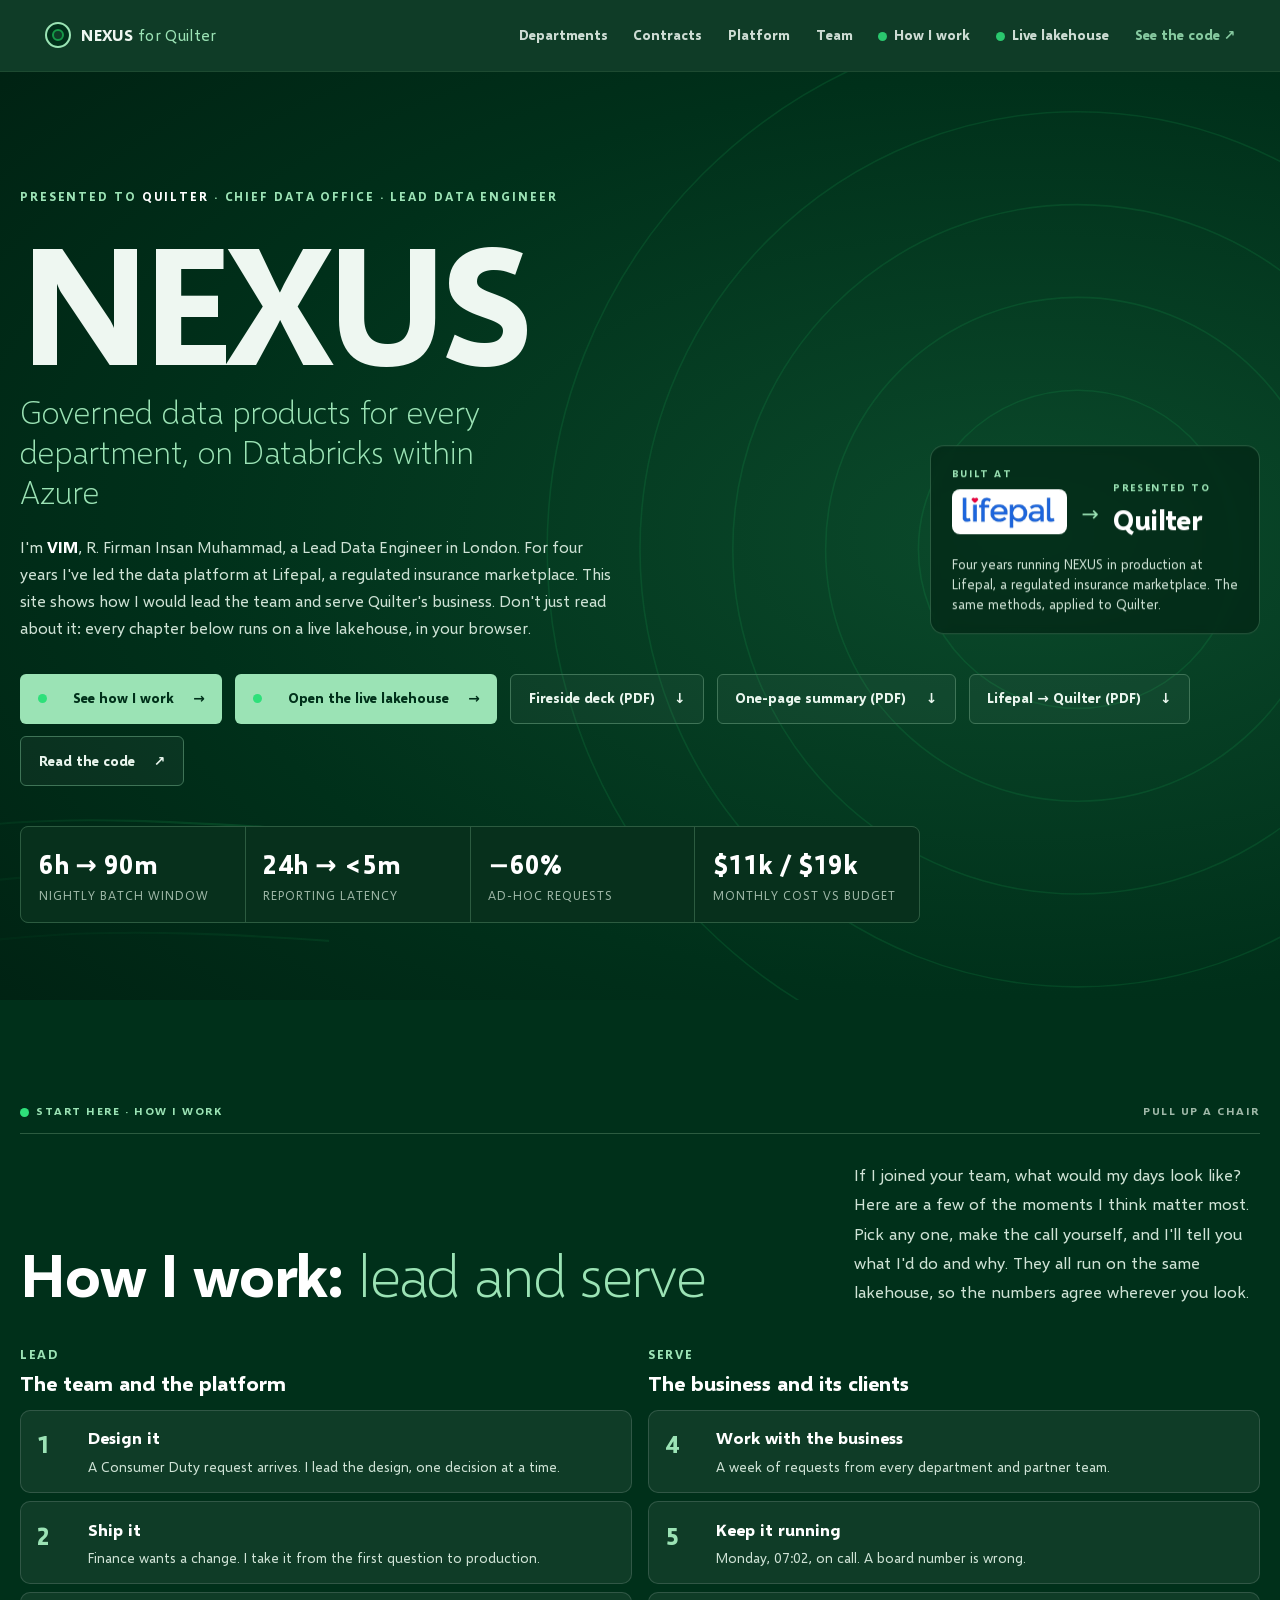
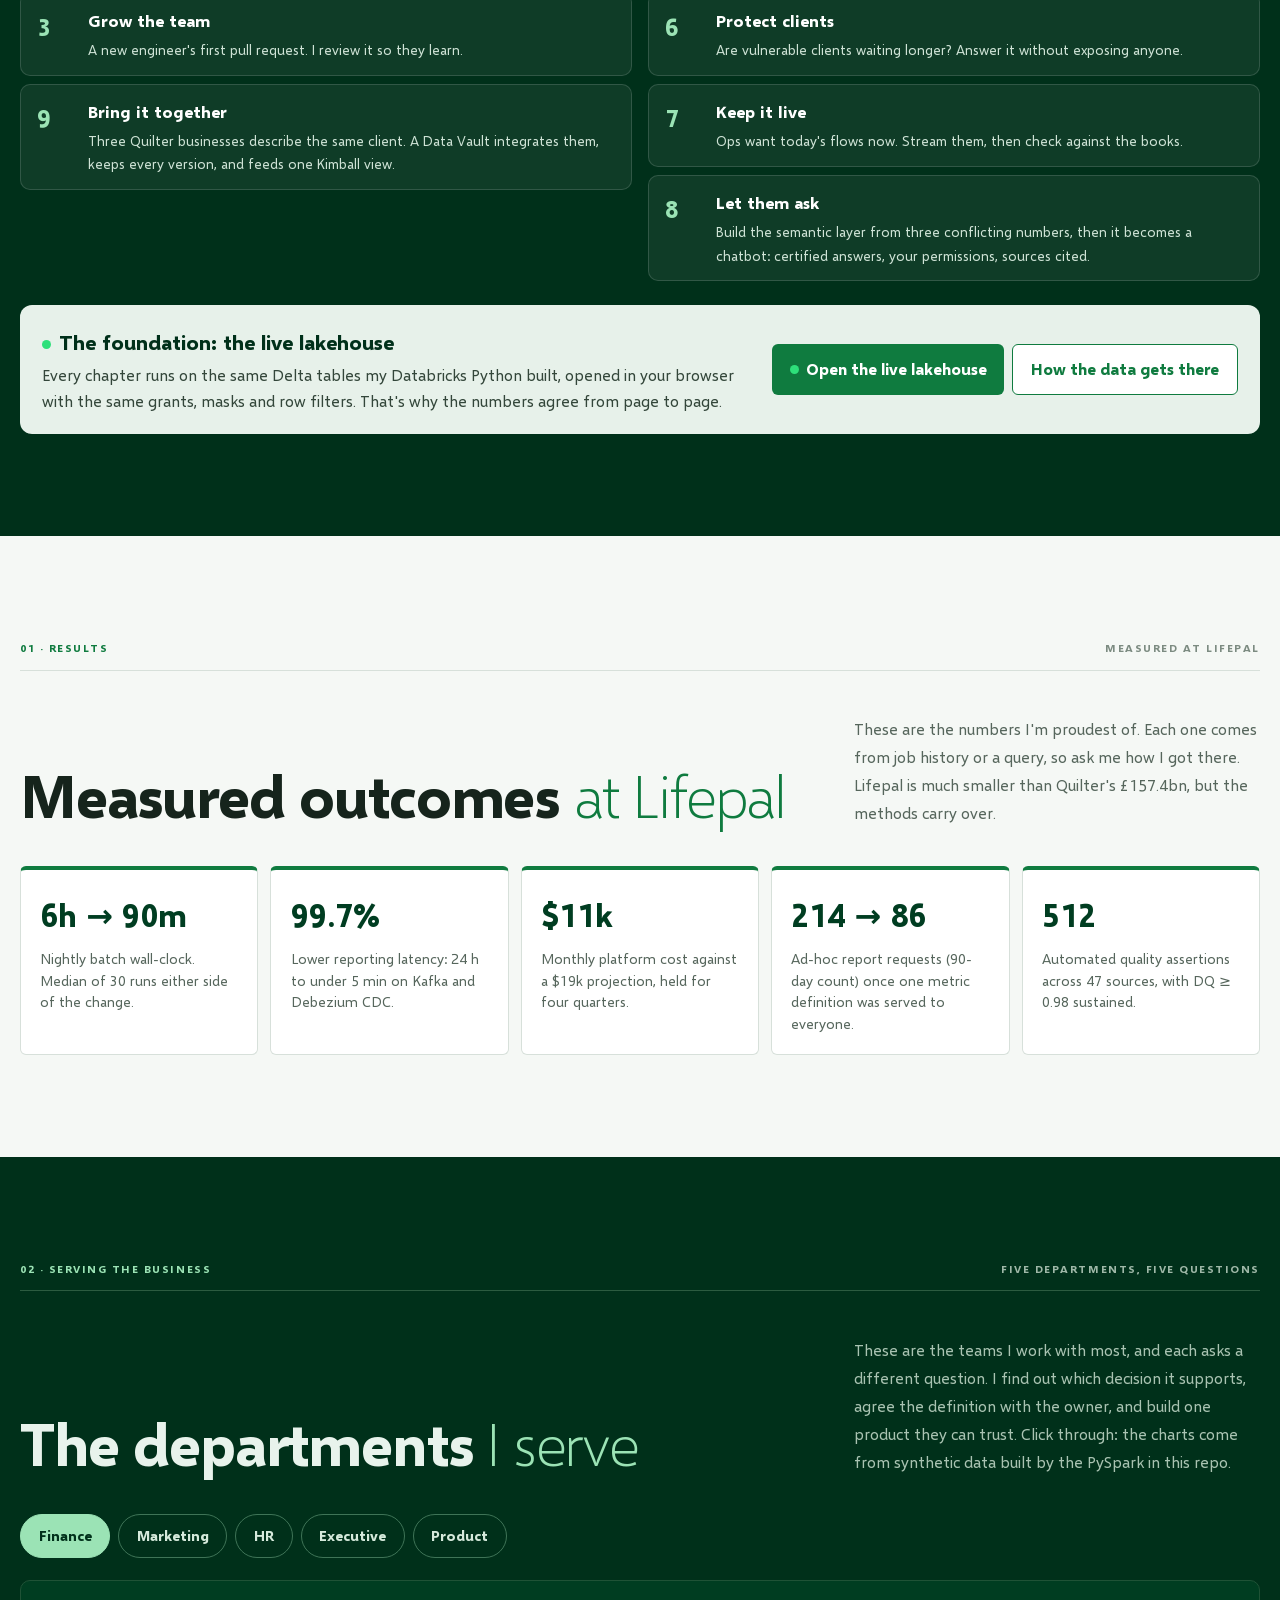
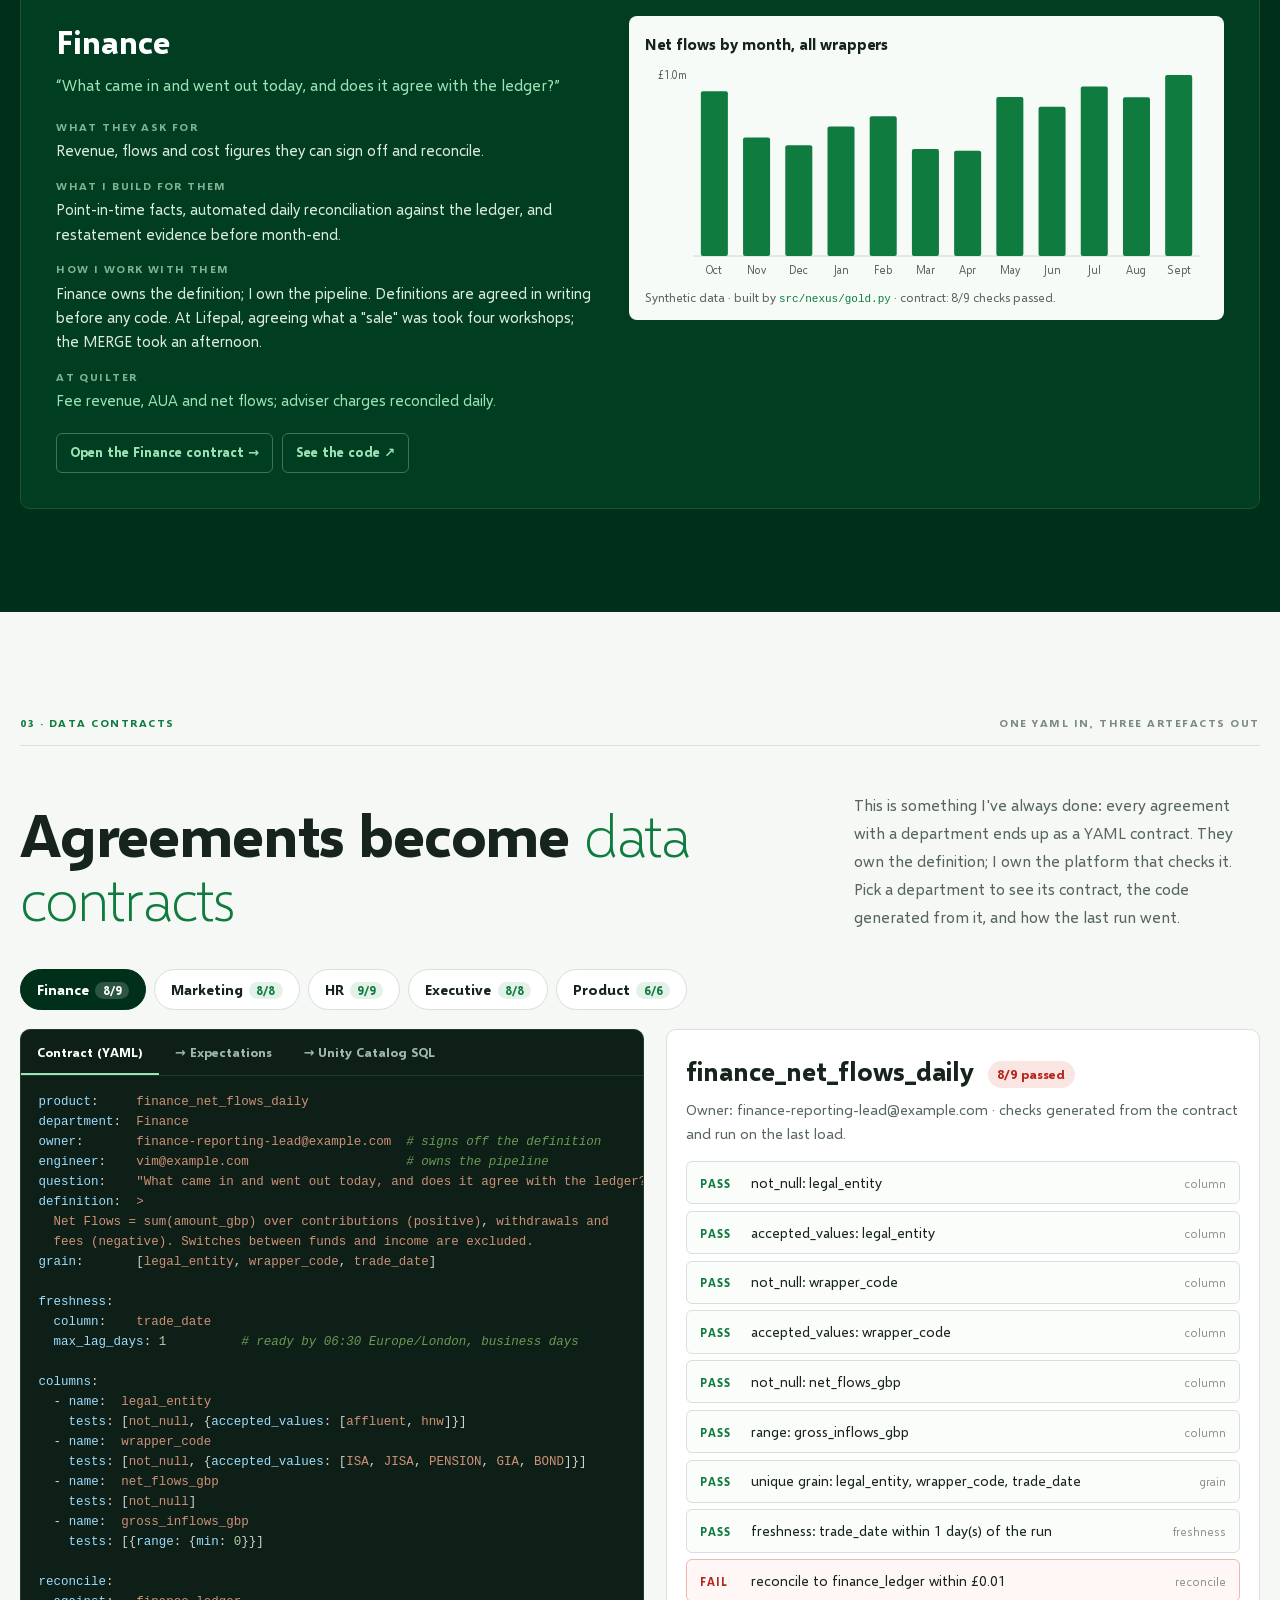
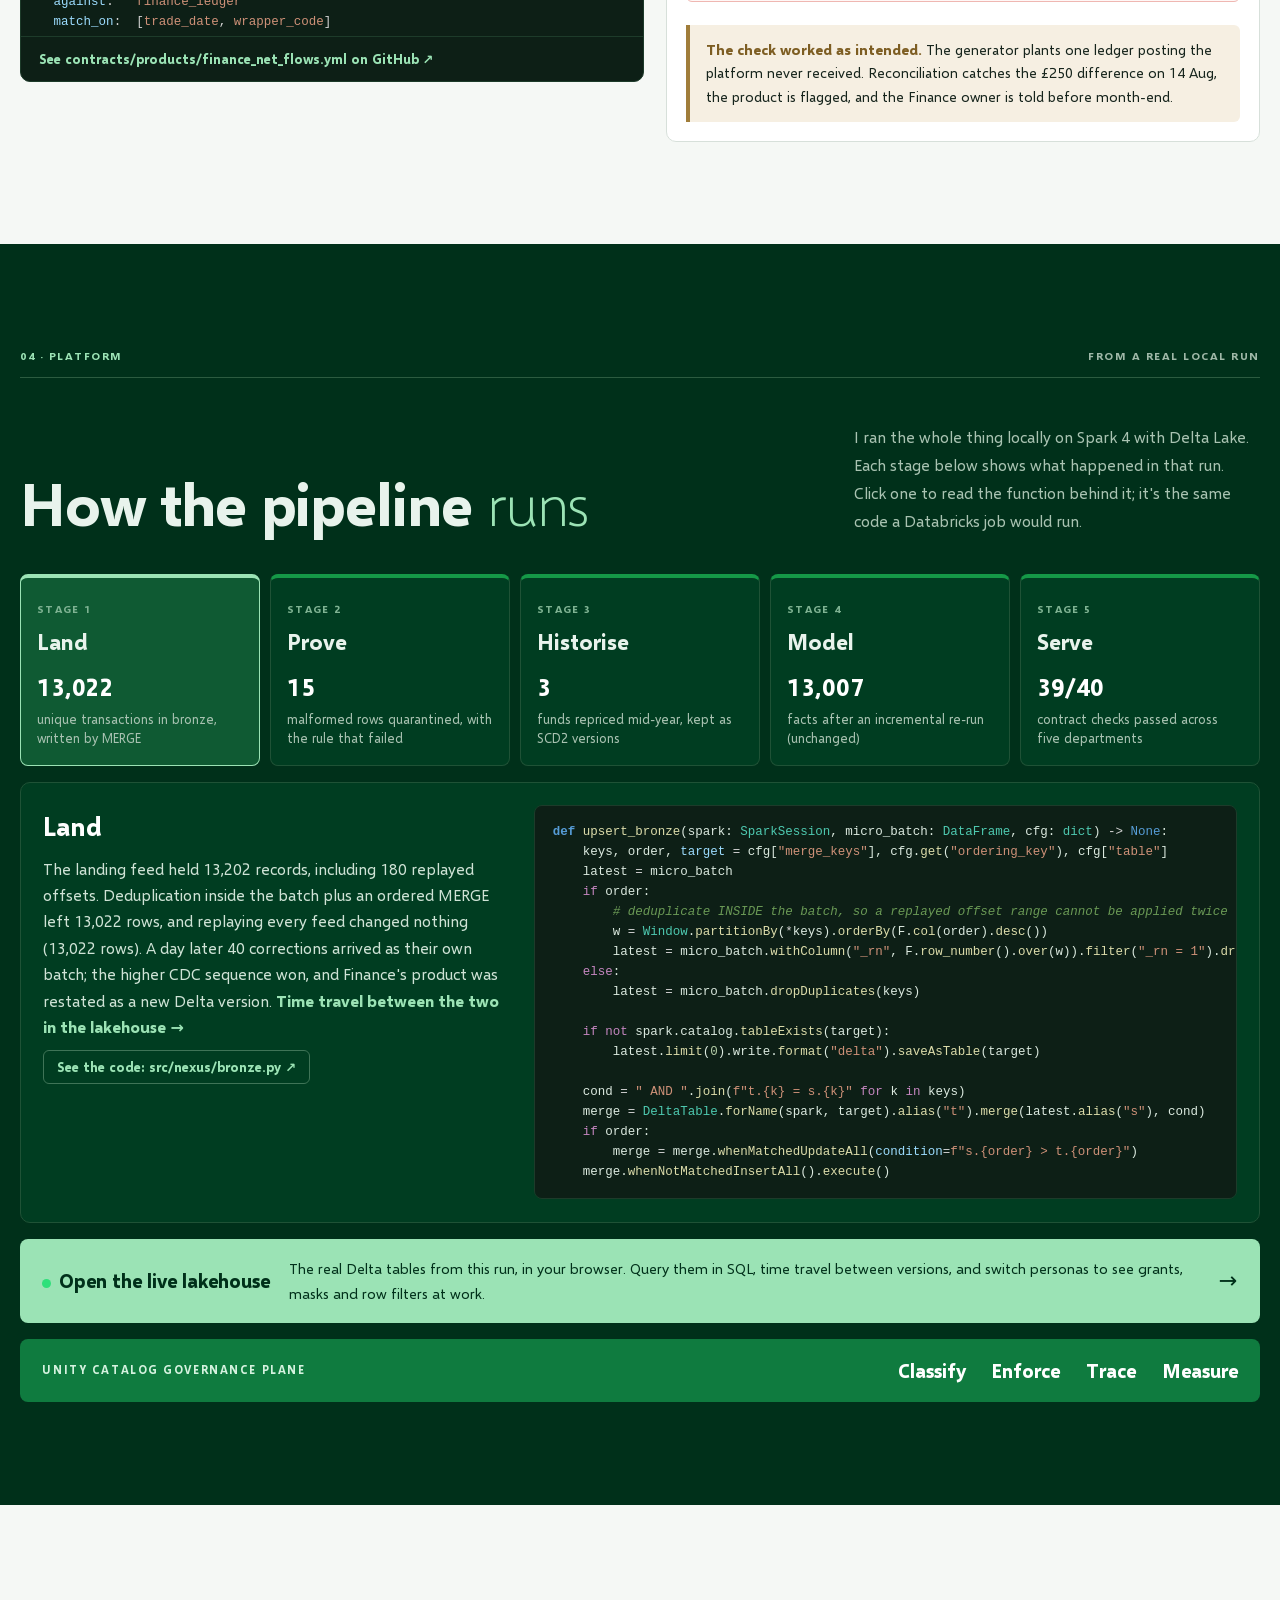
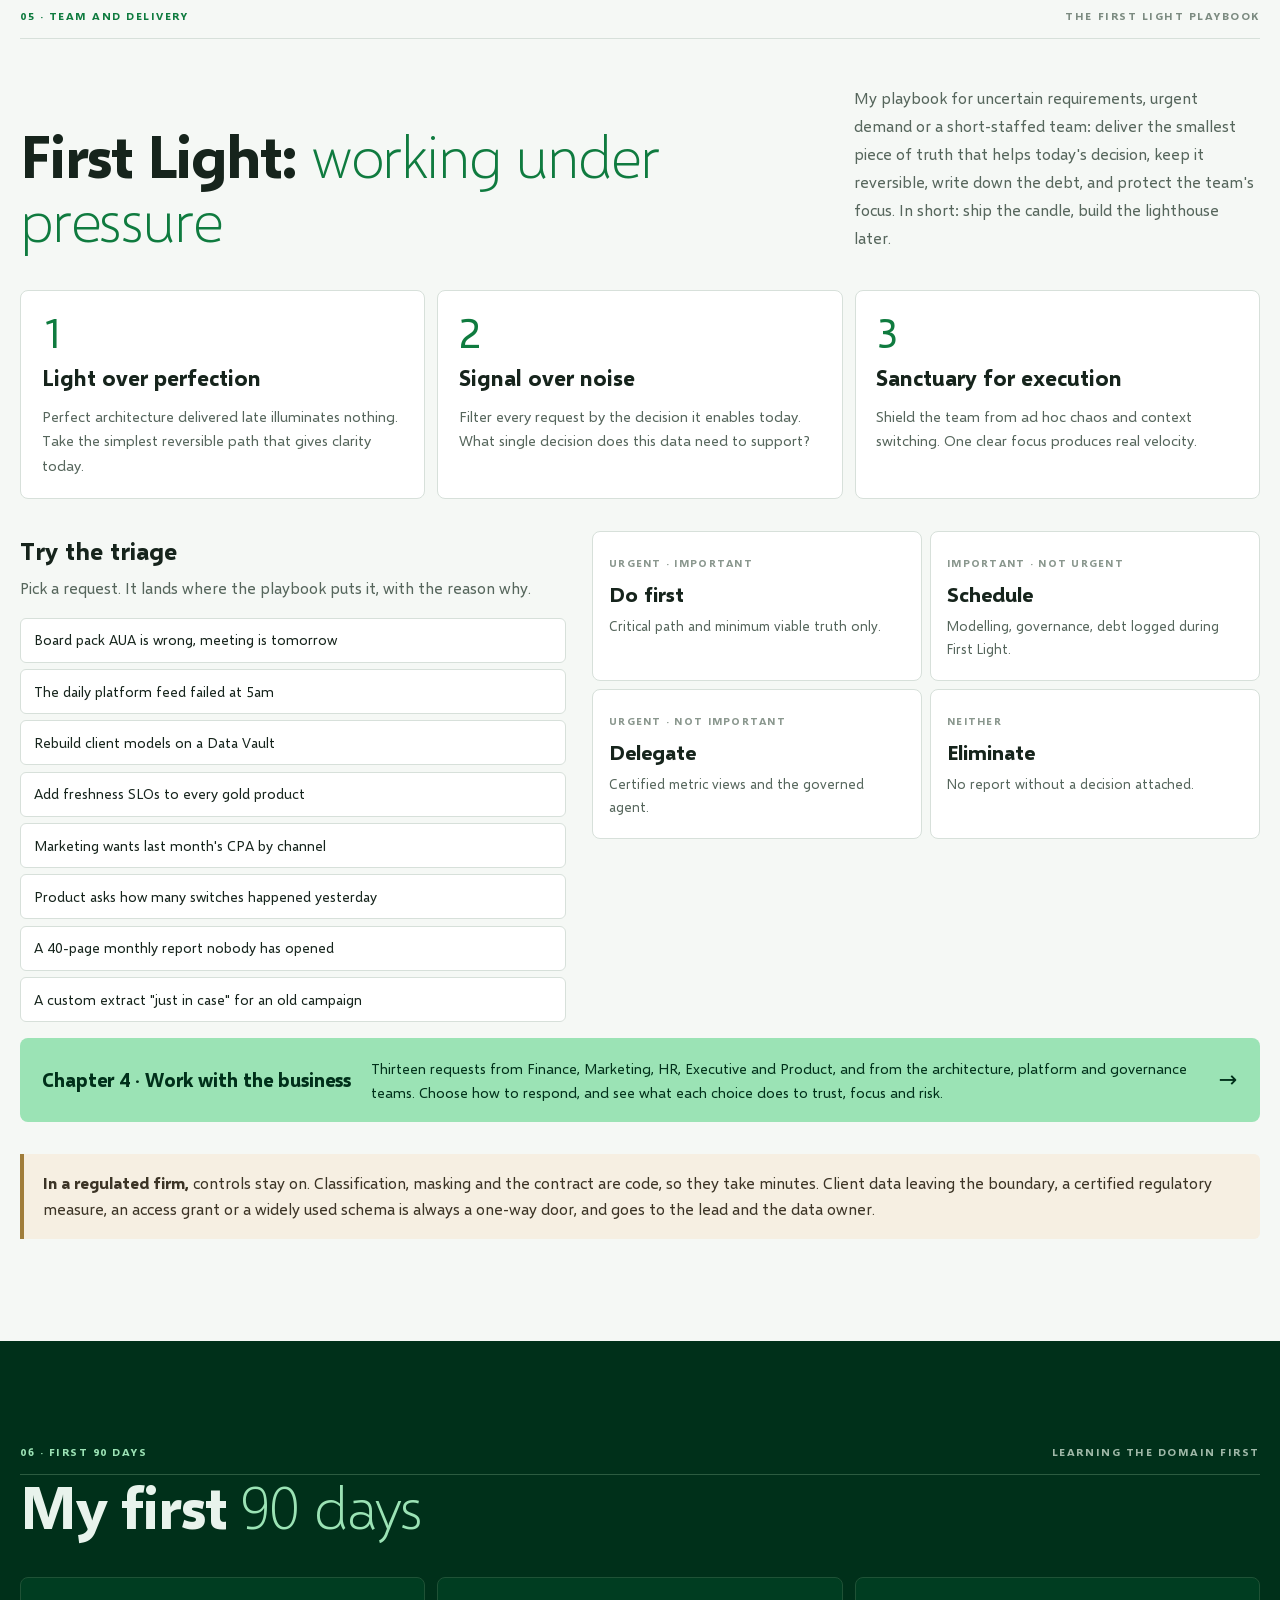
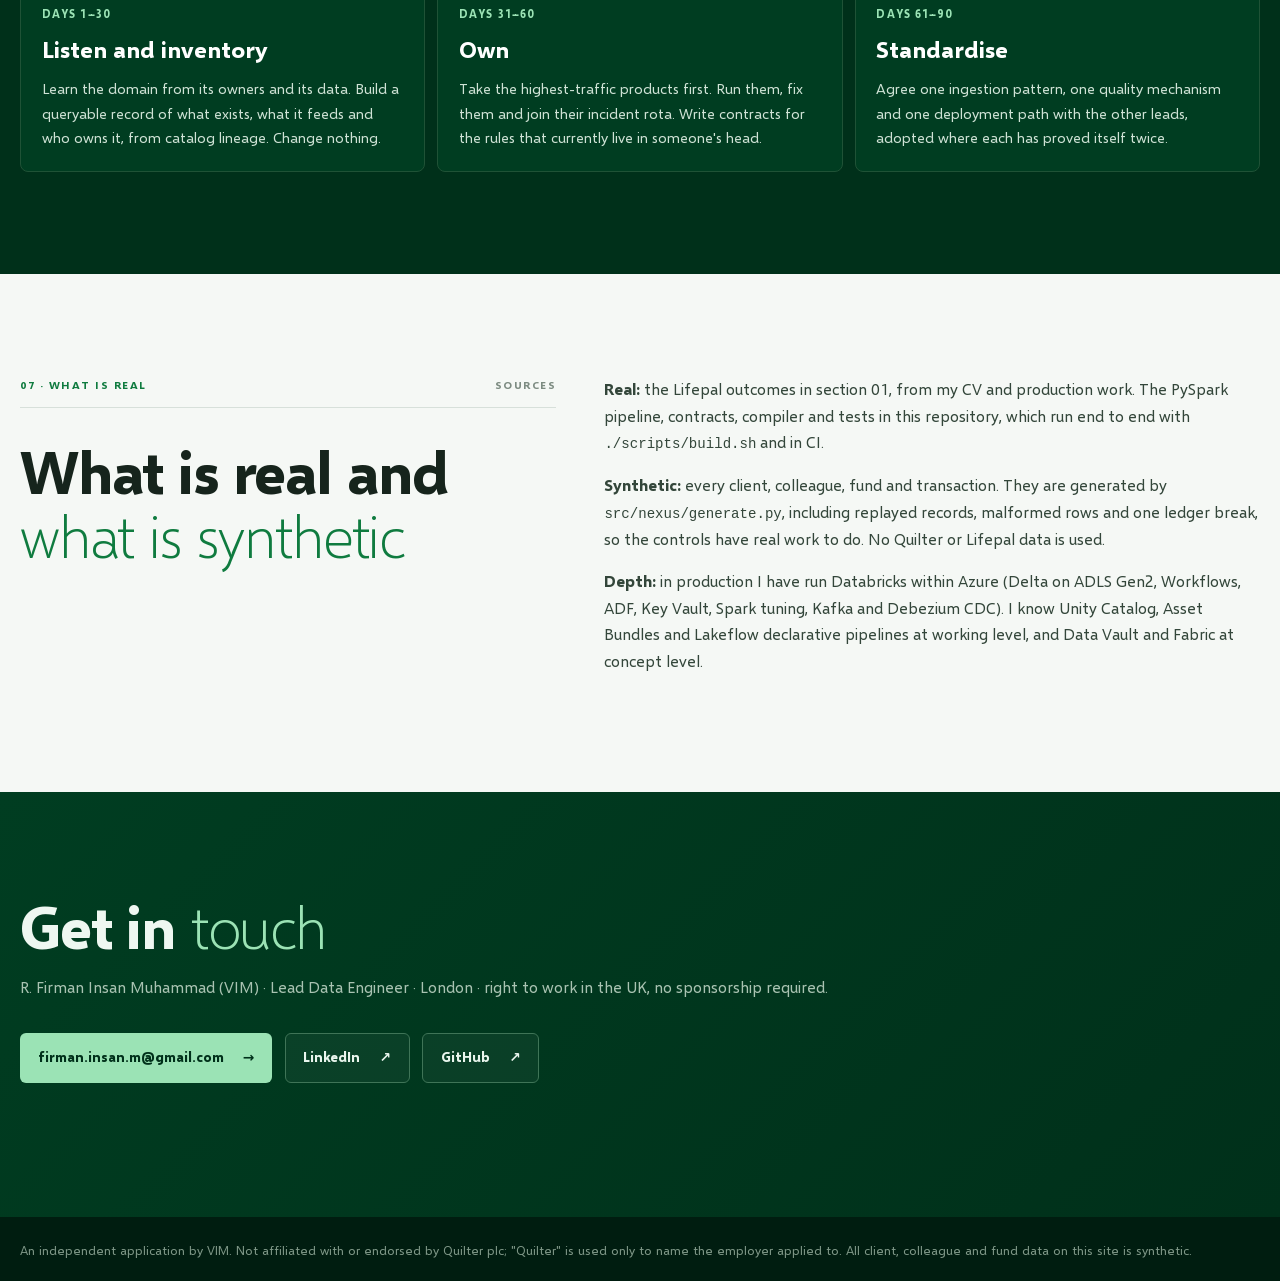
<file: index.html>
<!doctype html>
<html lang="en-GB">
<head>
<meta charset="utf-8">
<meta name="viewport" content="width=device-width, initial-scale=1">
<title>NEXUS for Quilter · VIM</title>
<meta name="description" content="An independent Lead Data Engineer portfolio by R. Firman Insan Muhammad (VIM): governed wealth data products on Databricks within Azure, data contracts per department, and the code that runs them.">
<link rel="icon" href="assets/favicon.svg" type="image/svg+xml">
<link rel="stylesheet" href="assets/site.css">
</head>
<body>
<a class="skip-link" href="#main">Skip to content</a>

<header class="site-header">
  <a class="brand" href="#top" aria-label="NEXUS for Quilter, back to top">
    <span class="brand-mark" aria-hidden="true"></span>
    <span><b>NEXUS</b> <span class="brand-for">for Quilter</span></span>
  </a>
  <nav aria-label="Primary">
    <a href="#departments">Departments</a>
    <a href="#contracts">Contracts</a>
    <a href="#platform">Platform</a>
    <a href="#team">Team</a>
    <a href="#how-i-work"><span class="live" aria-hidden="true"></span>How I work</a>
    <a href="lakehouse.html"><span class="live" aria-hidden="true"></span>Live lakehouse</a>
    <a href="https://github.com/rfim/nexus-quilter" class="nav-code">See the code ↗</a>
  </nav>
</header>

<main id="main">
<section class="hero" id="top" aria-labelledby="hero-title">
  <svg class="hero-art" viewBox="0 0 1200 700" preserveAspectRatio="xMidYMid slice" aria-hidden="true">
    <defs>
      <linearGradient id="g1" x1="0" x2="1"><stop offset="0" stop-color="#1fb25a" stop-opacity="0"/><stop offset=".5" stop-color="#1fb25a" stop-opacity=".9"/><stop offset="1" stop-color="#9be3b5" stop-opacity="0"/></linearGradient>
    </defs>
    <g class="rings">
      <circle cx="930" cy="360" r="120"/><circle cx="930" cy="360" r="190"/><circle cx="930" cy="360" r="260"/>
      <circle cx="930" cy="360" r="330"/><circle cx="930" cy="360" r="400"/>
    </g>
    <g class="flows" fill="none" stroke="url(#g1)">
      <path d="M-50 520 C 250 380, 520 640, 1250 300"/><path d="M-50 560 C 300 420, 560 680, 1250 360"/>
      <path d="M-50 600 C 340 470, 600 720, 1250 420"/>
    </g>
  </svg>
  <div class="shell hero-inner">
    <div class="hero-built" aria-label="Built at Lifepal, presented to Quilter">
      <div><small>Built at</small><span class="logo-tile"><img src="assets/lifepal.png" alt="Lifepal" width="140" height="50"></span></div>
      <i aria-hidden="true">→</i>
      <div><small>Presented to</small><b>Quilter</b></div>
      <p>Four years running NEXUS in production at Lifepal, a regulated insurance marketplace. The same methods, applied to Quilter.</p>
    </div>
    <p class="presented">Presented to <b>Quilter</b> · Chief Data Office · Lead Data Engineer</p>
    <h1 id="hero-title">NEXUS</h1>
    <p class="hero-sub">Governed data products for every department, on Databricks within Azure</p>
    <p class="hero-lede">I'm <b>VIM</b>, R. Firman Insan Muhammad, a Lead Data Engineer in London. For four years I've led the data platform at Lifepal, a regulated insurance marketplace. This site shows how I would lead the team and serve Quilter's business. Don't just read about it: every chapter below runs on a live lakehouse, in your browser.</p>
    <div class="hero-cta">
      <a class="button button-primary" href="#how-i-work"><span class="live" aria-hidden="true"></span>See how I work <span>→</span></a>
      <a class="button button-primary" href="lakehouse.html"><span class="live" aria-hidden="true"></span>Open the live lakehouse <span>→</span></a>
      <a class="button button-secondary" href="assets/Nexus_Quilter_VIM.pdf">Fireside deck (PDF) <span>↓</span></a>
      <a class="button button-secondary" href="assets/VIM_Quilter_one_page.pdf">One-page summary (PDF) <span>↓</span></a>
      <a class="button button-secondary" href="assets/VIM_Quilter_companion_note.pdf">Lifepal → Quilter (PDF) <span>↓</span></a>
      <a class="button button-secondary" href="https://github.com/rfim/nexus-quilter">Read the code <span>↗</span></a>
    </div>
    <dl class="hero-stats" aria-label="Measured outcomes at Lifepal">
      <div><dt>6h → 90m</dt><dd>nightly batch window</dd></div>
      <div><dt>24h → &lt;5m</dt><dd>reporting latency</dd></div>
      <div><dt>−60%</dt><dd>ad-hoc requests</dd></div>
      <div><dt>$11k / $19k</dt><dd>monthly cost vs budget</dd></div>
    </dl>
  </div>
</section>

<section id="how-i-work" class="hiw section-pad" aria-labelledby="hiw-title">
  <div class="shell">
    <div class="section-index section-index-light"><span><span class="live" aria-hidden="true"></span>Start here · How I work</span><span>Pull up a chair</span></div>
    <div class="split-heading">
      <h2 id="hiw-title">How I work: <em>lead and serve</em></h2>
      <p class="lede">If I joined your team, what would my days look like? Here are a few of the moments I think matter most. Pick any one, make the call yourself, and I'll tell you what I'd do and why. They all run on the same lakehouse, so the numbers agree wherever you look.</p>
    </div>
      <div class="hiw-grid">
        <div class="hiw-half"><h3>Lead<b>The team and the platform</b></h3>
          <a class="chapter" href="design.html"><i>1</i><b>Design it</b><span>A Consumer Duty request arrives. I lead the design, one decision at a time.</span></a>
          <a class="chapter" href="release.html"><i>2</i><b>Ship it</b><span>Finance wants a change. I take it from the first question to production.</span></a>
          <a class="chapter" href="review.html"><i>3</i><b>Grow the team</b><span>A new engineer's first pull request. I review it so they learn.</span></a>
          <a class="chapter" href="vault.html"><i>9</i><b>Bring it together</b><span>Three Quilter businesses describe the same client. A Data Vault integrates them, keeps every version, and feeds one Kimball view.</span></a>
        </div>
        <div class="hiw-half"><h3>Serve<b>The business and its clients</b></h3>
          <a class="chapter" href="simulate.html#people"><i>4</i><b>Work with the business</b><span>A week of requests from every department and partner team.</span></a>
          <a class="chapter" href="oncall.html"><i>5</i><b>Keep it running</b><span>Monday, 07:02, on call. A board number is wrong.</span></a>
          <a class="chapter" href="duty.html"><i>6</i><b>Protect clients</b><span>Are vulnerable clients waiting longer? Answer it without exposing anyone.</span></a>
          <a class="chapter" href="streaming.html"><i>7</i><b>Keep it live</b><span>Ops want today's flows now. Stream them, then check against the books.</span></a>
          <a class="chapter" href="ask.html"><i>8</i><b>Let them ask</b><span>Build the semantic layer from three conflicting numbers, then it becomes a chatbot: certified answers, your permissions, sources cited.</span></a>
        </div>
      </div>
      <div class="foundation">
        <div><b><span class="live" aria-hidden="true"></span>The foundation: the live lakehouse</b><p>Every chapter runs on the same Delta tables my Databricks Python built, opened in your browser with the same grants, masks and row filters. That's why the numbers agree from page to page.</p></div>
        <div class="btns"><a href="lakehouse.html"><span class="live" aria-hidden="true"></span>Open the live lakehouse</a><a class="ghost" href="simulate.html">How the data gets there</a></div>
      </div>
  </div>
</section>

<section id="results" class="section-pad" aria-labelledby="results-title">
  <div class="shell">
    <div class="section-index"><span>01 · Results</span><span>Measured at Lifepal</span></div>
    <div class="split-heading">
      <h2 id="results-title">Measured outcomes <em>at Lifepal</em></h2>
      <p>These are the numbers I'm proudest of. Each one comes from job history or a query, so ask me how I got there. Lifepal is much smaller than Quilter's £157.4bn, but the methods carry over.</p>
    </div>
    <div class="kpis">
      <article><b>6h → 90m</b><p>Nightly batch wall-clock. Median of 30 runs either side of the change.</p></article>
      <article><b>99.7%</b><p>Lower reporting latency: 24 h to under 5 min on Kafka and Debezium CDC.</p></article>
      <article><b>$11k</b><p>Monthly platform cost against a $19k projection, held for four quarters.</p></article>
      <article><b>214 → 86</b><p>Ad-hoc report requests (90-day count) once one metric definition was served to everyone.</p></article>
      <article><b>512</b><p>Automated quality assertions across 47 sources, with DQ ≥ 0.98 sustained.</p></article>
    </div>
  </div>
</section>

<section id="departments" class="departments section-pad" aria-labelledby="dept-title">
  <div class="shell">
    <div class="section-index section-index-light"><span>02 · Serving the business</span><span>Five departments, five questions</span></div>
    <div class="split-heading">
      <h2 id="dept-title">The departments <em>I serve</em></h2>
      <p>These are the teams I work with most, and each asks a different question. I find out which decision it supports, agree the definition with the owner, and build one product they can trust. Click through: the charts come from synthetic data built by the PySpark in this repo.</p>
    </div>
    <div class="tabs" role="tablist" aria-label="Departments" id="dept-tabs"></div>
    <div class="dept-panel" id="dept-panel" role="tabpanel"></div>
  </div>
</section>

<section id="contracts" class="section-pad" aria-labelledby="contracts-title">
  <div class="shell">
    <div class="section-index"><span>03 · Data contracts</span><span>One YAML in, three artefacts out</span></div>
    <div class="split-heading">
      <h2 id="contracts-title">Agreements become <em>data contracts</em></h2>
      <p>This is something I've always done: every agreement with a department ends up as a YAML contract. They own the definition; I own the platform that checks it. Pick a department to see its contract, the code generated from it, and how the last run went.</p>
    </div>
    <div class="chips" id="contract-chips" role="tablist" aria-label="Contracts"></div>
    <div class="contract-grid">
      <div class="contract-code">
        <div class="code-tabs" role="tablist" aria-label="Contract artefacts">
          <button role="tab" aria-selected="true" data-view="yaml">Contract (YAML)</button>
          <button role="tab" aria-selected="false" data-view="expectations">→ Expectations</button>
          <button role="tab" aria-selected="false" data-view="governance">→ Unity Catalog SQL</button>
        </div>
        <pre class="code" id="contract-code" tabindex="0"></pre>
        <a class="code-link" id="contract-link" href="#">See the file on GitHub ↗</a>
      </div>
      <div class="contract-results">
        <div class="result-head" id="result-head"></div>
        <ol class="checks" id="checks"></ol>
      </div>
    </div>
  </div>
</section>

<section id="platform" class="platform section-pad" aria-labelledby="platform-title">
  <div class="shell">
    <div class="section-index section-index-light"><span>04 · Platform</span><span>From a real local run</span></div>
    <div class="split-heading">
      <h2 id="platform-title">How the pipeline <em>runs</em></h2>
      <p>I ran the whole thing locally on Spark 4 with Delta Lake. Each stage below shows what happened in that run. Click one to read the function behind it; it's the same code a Databricks job would run.</p>
    </div>
    <ol class="stages" id="stages"></ol>
    <div class="stage-detail" id="stage-detail"></div>
    <a class="lakehouse-cta" href="lakehouse.html"><b><span class="live" aria-hidden="true"></span>Open the live lakehouse</b><span>The real Delta tables from this run, in your browser. Query them in SQL, time travel between versions, and switch personas to see grants, masks and row filters at work.</span><i>→</i></a>
    <div class="plane">
      <span>Unity Catalog governance plane</span>
      <b>Classify</b><b>Enforce</b><b>Trace</b><b>Measure</b>
    </div>
  </div>
</section>

<section id="team" class="section-pad" aria-labelledby="team-title">
  <div class="shell">
    <div class="section-index"><span>05 · Team and delivery</span><span>The First Light playbook</span></div>
    <div class="split-heading">
      <h2 id="team-title">First Light: <em>working under pressure</em></h2>
      <p>My playbook for uncertain requirements, urgent demand or a short-staffed team: deliver the smallest piece of truth that helps today's decision, keep it reversible, write down the debt, and protect the team's focus. In short: ship the candle, build the lighthouse later.</p>
    </div>
    <div class="beliefs">
      <article><span>1</span><h3>Light over perfection</h3><p>Perfect architecture delivered late illuminates nothing. Take the simplest reversible path that gives clarity today.</p></article>
      <article><span>2</span><h3>Signal over noise</h3><p>Filter every request by the decision it enables today. What single decision does this data need to support?</p></article>
      <article><span>3</span><h3>Sanctuary for execution</h3><p>Shield the team from ad hoc chaos and context switching. One clear focus produces real velocity.</p></article>
    </div>
    <div class="triage">
      <div class="triage-intro">
        <h3>Try the triage</h3>
        <p>Pick a request. It lands where the playbook puts it, with the reason why.</p>
        <ul class="requests" id="requests"></ul>
      </div>
      <div class="matrix" id="matrix" aria-live="polite">
        <div class="q" data-q="do"><small>Urgent · important</small><b>Do first</b><p>Critical path and minimum viable truth only.</p></div>
        <div class="q" data-q="schedule"><small>Important · not urgent</small><b>Schedule</b><p>Modelling, governance, debt logged during First Light.</p></div>
        <div class="q" data-q="delegate"><small>Urgent · not important</small><b>Delegate</b><p>Certified metric views and the governed agent.</p></div>
        <div class="q" data-q="eliminate"><small>Neither</small><b>Eliminate</b><p>No report without a decision attached.</p></div>
      </div>
    </div>
    <a class="lakehouse-cta" href="simulate.html#people"><b>Chapter 4 · Work with the business</b><span>Thirteen requests from Finance, Marketing, HR, Executive and Product, and from the architecture, platform and governance teams. Choose how to respond, and see what each choice does to trust, focus and risk.</span><i>→</i></a>
    <p class="regulated"><b>In a regulated firm,</b> controls stay on. Classification, masking and the contract are code, so they take minutes. Client data leaving the boundary, a certified regulatory measure, an access grant or a widely used schema is always a one-way door, and goes to the lead and the data owner.</p>
  </div>
</section>

<section id="ninety" class="ninety section-pad" aria-labelledby="ninety-title">
  <div class="shell">
    <div class="section-index section-index-light"><span>06 · First 90 days</span><span>Learning the domain first</span></div>
    <h2 id="ninety-title">My first <em>90 days</em></h2>
    <div class="phases">
      <article><small>Days 1–30</small><h3>Listen and inventory</h3><p>Learn the domain from its owners and its data. Build a queryable record of what exists, what it feeds and who owns it, from catalog lineage. Change nothing.</p></article>
      <article><small>Days 31–60</small><h3>Own</h3><p>Take the highest-traffic products first. Run them, fix them and join their incident rota. Write contracts for the rules that currently live in someone's head.</p></article>
      <article><small>Days 61–90</small><h3>Standardise</h3><p>Agree one ingestion pattern, one quality mechanism and one deployment path with the other leads, adopted where each has proved itself twice.</p></article>
    </div>
  </div>
</section>

<section id="honest" class="section-pad" aria-labelledby="honest-title">
  <div class="shell honest-grid">
    <div>
      <div class="section-index"><span>07 · What is real</span><span>Sources</span></div>
      <h2 id="honest-title">What is real and <em>what is synthetic</em></h2>
    </div>
    <div class="honest">
      <p><b>Real:</b> the Lifepal outcomes in section 01, from my CV and production work. The PySpark pipeline, contracts, compiler and tests in this repository, which run end to end with <code>./scripts/build.sh</code> and in CI.</p>
      <p><b>Synthetic:</b> every client, colleague, fund and transaction. They are generated by <code>src/nexus/generate.py</code>, including replayed records, malformed rows and one ledger break, so the controls have real work to do. No Quilter or Lifepal data is used.</p>
      <p><b>Depth:</b> in production I have run Databricks within Azure (Delta on ADLS Gen2, Workflows, ADF, Key Vault, Spark tuning, Kafka and Debezium CDC). I know Unity Catalog, Asset Bundles and Lakeflow declarative pipelines at working level, and Data Vault and Fabric at concept level.</p>
    </div>
  </div>
</section>

<section id="contact" class="contact section-pad" aria-labelledby="contact-title">
  <div class="shell">
    <h2 id="contact-title">Get in <em>touch</em></h2>
    <p>R. Firman Insan Muhammad (VIM) · Lead Data Engineer · London · right to work in the UK, no sponsorship required.</p>
    <div class="hero-cta">
      <a class="button button-primary" href="mailto:firman.insan.m@gmail.com">firman.insan.m@gmail.com <span>→</span></a>
      <a class="button button-secondary" href="https://www.linkedin.com/in/firmaninsan">LinkedIn <span>↗</span></a>
      <a class="button button-secondary" href="https://github.com/rfim">GitHub <span>↗</span></a>
    </div>
  </div>
</section>
</main>

<footer class="site-footer">
  <div class="shell">
    <p>An independent application by VIM. Not affiliated with or endorsed by Quilter plc; "Quilter" is used only to name the employer applied to. All client, colleague and fund data on this site is synthetic.</p>
  </div>
</footer>

<div class="dialog" id="dialog" hidden>
  <div class="dialog-box" role="dialog" aria-modal="true" aria-labelledby="dialog-title">
    <div class="dialog-head"><h3 id="dialog-title"></h3><button type="button" id="dialog-close" aria-label="Close">×</button></div>
    <pre class="code" id="dialog-code" tabindex="0"></pre>
  </div>
</div>

<script src="assets/hl.js"></script>
<script src="assets/site.js" defer></script>
</body>
</html>
</file>
<file: assets/site.css>
/* Segoe UI where installed (Windows, Xbox); Selawik, Microsoft's open-source metric match, everywhere else */
@font-face{font-family:Selawik;src:url(fonts/Selawik-Light.woff2) format("woff2");font-weight:300;font-display:swap}
@font-face{font-family:Selawik;src:url(fonts/Selawik-Regular.woff2) format("woff2");font-weight:400;font-display:swap}
@font-face{font-family:Selawik;src:url(fonts/Selawik-Bold.woff2) format("woff2");font-weight:600 800;font-display:swap}
:root{
  --forest:#00301a;--forest2:#003d21;--forest3:#0b4a2b;--green:#0f7b3f;--green2:#159847;--mint:#9be3b5;
  --ink:#16241c;--muted:#56665c;--line:#d7e0da;--paper:#f5f8f5;--white:#fff;--amber:#a07d3a;--amber-bg:#f6efe2;
  --red:#b3261e;--width:1240px;
  --font-ui:"Segoe UI Variable Text","Segoe UI",Selawik,system-ui,sans-serif;
  --font-serif:"Segoe UI Variable Display","Segoe UI",Selawik,system-ui,sans-serif;
  --font-mono:"Cascadia Code","Cascadia Mono",Consolas,ui-monospace,Menlo,monospace;
}
*{box-sizing:border-box}
html{scroll-behavior:smooth}
body{margin:0;color:var(--ink);background:var(--paper);font:400 16px/1.65 var(--font-ui)}
a{color:inherit;text-decoration:none}
button{font:inherit;cursor:pointer}
a:focus-visible,button:focus-visible,pre:focus-visible{outline:3px solid var(--mint);outline-offset:3px}
code{font-family:var(--font-mono);font-size:.88em}
.shell{width:min(calc(100% - 2rem),var(--width));margin-inline:auto}
.skip-link{position:absolute;left:1rem;top:-5rem;z-index:100;padding:.6rem 1rem;background:#fff;color:#111}
.skip-link:focus{top:1rem}
.section-pad{padding:clamp(4rem,8vw,7.5rem) 0}
.section-index{display:flex;justify-content:space-between;gap:1rem;padding-bottom:.8rem;border-bottom:1px solid var(--line);
  font-size:.68rem;font-weight:800;letter-spacing:.14em;text-transform:uppercase;color:var(--green)}
.section-index span:last-child{color:#7c8b81}
.section-index-light{border-color:#2c5b40;color:var(--mint)}
.section-index-light span:last-child{color:#9fb8a8}
h1,h2,h3,p{overflow-wrap:break-word}
h2{font-family:var(--font-serif);font-size:clamp(2.2rem,4.6vw,4.4rem);line-height:1.08;letter-spacing:-.02em;margin:0;font-weight:700}
h2 em{font-style:normal;font-weight:300;color:var(--green)}
.split-heading{display:grid;grid-template-columns:minmax(0,1.15fr) minmax(260px,.6fr);gap:3.5rem;align-items:end;margin:2.8rem 0 2.4rem}
.split-heading>p{margin:0;color:var(--muted);line-height:1.75}
.button{display:inline-flex;align-items:center;gap:1.2rem;min-height:50px;padding:.75rem 1.1rem;border-radius:6px;font-size:.86rem;font-weight:800;transition:transform .2s,background .2s,border-color .2s}
.button:hover{transform:translateY(-2px)}
.button-primary{color:var(--forest);background:var(--mint)}
.button-primary:hover{background:#fff}
.button-secondary{color:#eaf6ee;border:1px solid #3f7457;background:rgba(255,255,255,.04)}
.button-secondary:hover{border-color:var(--mint)}

/* header */
.site-header{display:flex;align-items:center;justify-content:space-between;gap:2rem;min-height:72px;padding:.7rem clamp(1rem,3.5vw,3.5rem);
  position:sticky;top:0;z-index:20;background:rgba(0,48,26,.94);backdrop-filter:blur(8px);color:#eef7f1;border-bottom:1px solid #1d4a31}
.brand{display:flex;align-items:center;gap:.65rem;font-size:1rem;letter-spacing:.02em}
.brand-mark{width:26px;height:26px;border-radius:50%;border:2px solid var(--mint);box-shadow:inset 0 0 0 5px var(--forest),inset 0 0 0 7px var(--green2)}
.brand-for{color:var(--mint);font-weight:400}
.site-header nav{display:flex;gap:clamp(.8rem,2vw,1.8rem);font-size:.86rem;font-weight:650;flex-wrap:wrap;justify-content:flex-end}
.site-header nav a{opacity:.85}.site-header nav a:hover{opacity:1;color:var(--mint)}
.nav-code{color:var(--mint)}

/* hero */
.hero{position:relative;overflow:hidden;background:radial-gradient(120% 90% at 80% 50%,#0b4a2b 0%,#00301a 55%,#001d10 100%);color:#eef7f1;padding:clamp(4rem,9vw,7.5rem) 0 clamp(3rem,6vw,5rem)}
.hero-art{position:absolute;inset:0;width:100%;height:100%;opacity:.9}
.rings circle{fill:none;stroke:#1fb25a;stroke-opacity:.18;stroke-width:1.2;transform-origin:930px 360px;animation:breathe 9s ease-in-out infinite}
.rings circle:nth-child(2){animation-delay:-1.8s}.rings circle:nth-child(3){animation-delay:-3.6s}
.rings circle:nth-child(4){animation-delay:-5.4s}.rings circle:nth-child(5){animation-delay:-7.2s}
.flows{transform:translateY(90px);opacity:.45}
.flows path{stroke-width:1.6;stroke-dasharray:420 900;animation:flow 12s linear infinite}
.flows path:nth-child(2){animation-duration:15s;opacity:.7}.flows path:nth-child(3){animation-duration:19s;opacity:.5}
@keyframes breathe{0%,100%{transform:scale(1);stroke-opacity:.12}50%{transform:scale(1.05);stroke-opacity:.32}}
@keyframes flow{to{stroke-dashoffset:-1320}}
@media (prefers-reduced-motion:reduce){.rings circle,.flows path{animation:none}}
.hero-inner{position:relative}
.presented{font-size:.74rem;font-weight:800;letter-spacing:.16em;text-transform:uppercase;color:var(--mint);margin:0 0 1.2rem}
.presented b{color:#fff}
.hero h1{font-family:var(--font-serif);font-size:clamp(4.5rem,13vw,10.5rem);line-height:.9;letter-spacing:-.04em;margin:0}
.hero-sub{font-family:var(--font-serif);font-weight:300;font-size:clamp(1.35rem,2.6vw,2rem);color:var(--mint);margin:1rem 0 1.4rem;max-width:30ch;line-height:1.25}
.hero-lede{max-width:66ch;color:#cfe3d6;font-size:1.02rem}
.hero-lede b{color:#fff}
.hero-cta{display:flex;flex-wrap:wrap;gap:.8rem;margin:2rem 0}
.hero-stats{display:grid;grid-template-columns:repeat(4,minmax(0,1fr));gap:1px;background:#2c5b40;border:1px solid #2c5b40;border-radius:8px;overflow:hidden;margin:2.5rem 0 0;max-width:900px}
.hero-stats div{background:rgba(0,40,22,.85);padding:1rem 1.1rem}
.hero-stats dt{font-family:var(--font-serif);font-size:1.6rem;font-weight:700;color:#fff}
.hero-stats dd{margin:0;font-size:.78rem;color:#9fb8a8;text-transform:uppercase;letter-spacing:.08em}

/* results */
.kpis{display:grid;grid-template-columns:repeat(5,minmax(0,1fr));gap:12px}
.kpis article{background:#fff;border:1px solid var(--line);border-top:4px solid var(--green);border-radius:6px;padding:1.2rem}
.kpis b{font-family:var(--font-serif);font-size:2rem;color:var(--forest2);display:block}
.kpis p{margin:.4rem 0 0;color:var(--muted);font-size:.9rem;line-height:1.5}

/* departments */
.departments,.platform,.ninety{background:var(--forest);color:#e8f3ec}
.departments h2 em,.platform h2 em,.ninety h2 em{color:var(--mint)}
.departments .split-heading>p,.platform .split-heading>p{color:#a9c3b2}
.tabs{display:flex;gap:.5rem;flex-wrap:wrap;margin-bottom:1.4rem}
.tabs button{border:1px solid #3f7457;background:transparent;color:#d6eadc;border-radius:999px;padding:.55rem 1.1rem;font-weight:700;font-size:.9rem}
.tabs button[aria-selected=true]{background:var(--mint);color:var(--forest);border-color:var(--mint)}
.dept-panel{display:grid;grid-template-columns:minmax(0,1fr) minmax(0,1.1fr);gap:2rem;background:var(--forest2);border:1px solid #1f5236;border-radius:10px;padding:clamp(1.2rem,3vw,2.2rem)}
.dept-panel h3{font-family:var(--font-serif);font-size:2rem;margin:0 0 .2rem;color:#fff}
.dept-q{color:var(--mint);margin:0 0 1.2rem}
.dept-rows{display:grid;gap:.9rem;margin:0}
.dept-rows dt{font-size:.68rem;font-weight:800;letter-spacing:.13em;text-transform:uppercase;color:#7fb393}
.dept-rows dd{margin:.15rem 0 0;color:#dcebe1;font-size:.95rem;line-height:1.6}
.dept-rows .quilter dd{color:var(--mint)}
.dept-chart{align-self:start;background:#f7fbf8;color:var(--ink);border-radius:8px;padding:1rem 1rem .7rem;min-width:0}
.dept-chart h4{margin:0 0 .2rem;font-size:.95rem}
.dept-chart .note{font-size:.78rem;color:var(--muted);margin:.4rem 0 0}
.dept-chart .note code{color:var(--green)}
.dept-actions{display:flex;gap:.6rem;flex-wrap:wrap;margin-top:1.3rem}
.link-btn{border:1px solid #3f7457;background:transparent;color:var(--mint);border-radius:6px;padding:.5rem .8rem;font-weight:700;font-size:.82rem}
.link-btn:hover{border-color:var(--mint)}
.tiles{display:grid;grid-template-columns:repeat(3,1fr);gap:8px;margin-bottom:.6rem}
.tiles div{background:#fff;border:1px solid var(--line);border-radius:6px;padding:.6rem .7rem}
.tiles b{display:block;font-family:var(--font-serif);font-size:1.35rem;color:var(--forest2)}
.tiles small{color:var(--muted);font-size:.72rem;text-transform:uppercase;letter-spacing:.06em}
svg.chart{width:100%;height:auto;display:block}
svg.chart text{font:11px var(--font-ui);fill:#56665c}
svg.chart .axis{stroke:#cfd9d2}
svg.chart .lbl{fill:#16241c;font-weight:700}

/* contracts */
.chips{display:flex;flex-wrap:wrap;gap:.5rem;margin-bottom:1.2rem}
.chips button{border:1px solid var(--line);background:#fff;border-radius:999px;padding:.5rem 1rem;font-weight:700;font-size:.88rem;color:var(--ink)}
.chips button[aria-selected=true]{background:var(--forest);color:#fff;border-color:var(--forest)}
.chips .badge{font-size:.72rem;margin-left:.4rem;padding:.1rem .45rem;border-radius:999px;background:#e3f2e8;color:var(--green)}
.chips .badge.fail{background:#fbe5e3;color:var(--red)}
.chips button[aria-selected=true] .badge{background:rgba(255,255,255,.18);color:#fff}
.contract-grid{display:grid;grid-template-columns:minmax(0,1.05fr) minmax(0,1fr);gap:1.4rem;align-items:start}
.contract-code{background:#0d1f16;border-radius:10px;overflow:hidden;border:1px solid #1d3b2a}
.code-tabs{display:flex;border-bottom:1px solid #1d3b2a;overflow-x:auto}
.code-tabs button{background:transparent;border:0;color:#9fb8a8;padding:.75rem 1rem;font-size:.8rem;font-weight:700;white-space:nowrap}
.code-tabs button[aria-selected=true]{color:#fff;box-shadow:inset 0 -2px 0 var(--mint)}
pre.code{margin:0;padding:1rem 1.1rem;max-height:560px;overflow:auto;font:12.5px/1.6 var(--font-mono);color:#dbe9df;background:#0d1f16;white-space:pre}
pre.code .c{color:#6f8b7a}pre.code .s{color:#e7c27d}pre.code .k{color:#8fdcae;font-weight:700}pre.code .n{color:#f0a76b}
.code-link{display:block;padding:.7rem 1.1rem;border-top:1px solid #1d3b2a;color:var(--mint);font-size:.82rem;font-weight:700}
.contract-results{background:#fff;border:1px solid var(--line);border-radius:10px;padding:1.2rem}
.result-head h3{font-family:var(--font-serif);margin:0;font-size:1.6rem}
.result-head p{margin:.3rem 0 1rem;color:var(--muted);font-size:.92rem}
.score{display:inline-block;font-weight:800;font-size:.8rem;padding:.2rem .6rem;border-radius:999px;background:#e3f2e8;color:var(--green);margin-left:.4rem;vertical-align:middle}
.score.fail{background:#fbe5e3;color:var(--red)}
.checks{list-style:none;margin:0;padding:0;display:grid;gap:.4rem}
.checks details{border:1px solid var(--line);border-radius:6px;padding:.55rem .8rem;background:#fbfdfb}
.checks summary{cursor:pointer;display:flex;gap:.6rem;align-items:baseline;font-size:.9rem;list-style:none}
.checks summary::-webkit-details-marker{display:none}
.checks .st{font-size:.7rem;font-weight:800;letter-spacing:.08em;text-transform:uppercase;color:var(--green);min-width:2.6rem}
.checks .fail .st{color:var(--red)}
.checks .fail{border-color:#efb7b2;background:#fff7f6}
.checks .kind{margin-left:auto;font-size:.72rem;color:#8a978e}
.checks pre{margin:.6rem 0 0;padding:.6rem;background:#f1f5f2;border-radius:4px;font:11.5px/1.5 var(--font-mono);white-space:pre-wrap;color:#2a3a30}
.callout{margin-top:1rem;border-left:4px solid var(--amber);background:var(--amber-bg);padding:.8rem 1rem;font-size:.9rem;border-radius:0 6px 6px 0}
.callout b{color:#7d5d22}

/* platform */
.stages{list-style:none;margin:0;padding:0;display:grid;grid-template-columns:repeat(5,minmax(0,1fr));gap:10px}
.stages button{width:100%;height:100%;text-align:left;background:var(--forest2);border:1px solid #1f5236;border-top:4px solid var(--green2);border-radius:8px;padding:1rem;color:#e8f3ec}
.stages button[aria-pressed=true]{background:#0f5a33;border-color:var(--mint)}
.stages small{font-size:.66rem;letter-spacing:.13em;text-transform:uppercase;color:#7fb393;font-weight:800}
.stages h3{margin:.3rem 0 .4rem;font-family:var(--font-serif);font-size:1.35rem}
.stages b{display:block;font-size:1.5rem;color:#fff}
.stages p{margin:.2rem 0 0;font-size:.82rem;color:#a9c3b2;line-height:1.5}
.stage-detail{margin-top:1rem;display:grid;grid-template-columns:minmax(0,.8fr) minmax(0,1.2fr);gap:1.4rem;background:var(--forest2);border:1px solid #1f5236;border-radius:10px;padding:1.4rem}
.stage-detail h3{font-family:var(--font-serif);font-size:1.6rem;margin:0 0 .5rem;color:#fff}
.stage-detail p{color:#cfe3d6;margin:0 0 .8rem}
.stage-detail .code-wrap{border-radius:8px;overflow:hidden;border:1px solid #1d3b2a;min-width:0}
.stage-detail .code-wrap pre{max-height:420px}
.plane{margin-top:1rem;display:flex;flex-wrap:wrap;gap:.6rem 1.6rem;align-items:center;padding:1rem 1.4rem;border-radius:8px;background:var(--green);color:#fff}
.plane span{font-size:.7rem;letter-spacing:.14em;text-transform:uppercase;font-weight:800;color:#d5f2df;margin-right:auto}
.plane b{font-family:var(--font-serif);font-size:1.2rem}

/* team */
.beliefs{display:grid;grid-template-columns:repeat(3,minmax(0,1fr));gap:12px}
.beliefs article{background:#fff;border:1px solid var(--line);border-radius:8px;padding:1.3rem}
.beliefs span{font-family:var(--font-serif);font-size:2.6rem;color:var(--green);line-height:1}
.beliefs h3{font-family:var(--font-serif);font-size:1.35rem;margin:.4rem 0}
.beliefs p{margin:0;color:var(--muted);font-size:.93rem}
.triage{display:grid;grid-template-columns:minmax(0,.9fr) minmax(0,1.1fr);gap:1.6rem;margin-top:2rem;align-items:start}
.triage h3{font-family:var(--font-serif);font-size:1.5rem;margin:0}
.triage-intro>p{color:var(--muted);margin:.3rem 0 1rem}
.requests{list-style:none;padding:0;margin:0;display:grid;gap:.4rem}
.requests button{width:100%;text-align:left;border:1px solid var(--line);background:#fff;border-radius:6px;padding:.6rem .8rem;font-size:.9rem;color:var(--ink)}
.requests button[aria-pressed=true]{border-color:var(--green);box-shadow:inset 3px 0 0 var(--green)}
.matrix{display:grid;grid-template-columns:1fr 1fr;gap:8px}
.matrix .q{border:1px solid var(--line);background:#fff;border-radius:8px;padding:1rem;min-height:150px;transition:all .25s}
.matrix .q small{font-size:.66rem;letter-spacing:.12em;text-transform:uppercase;color:#8a978e;font-weight:800}
.matrix .q b{display:block;font-family:var(--font-serif);font-size:1.3rem;margin:.2rem 0}
.matrix .q p{margin:0;font-size:.86rem;color:var(--muted)}
.matrix .q.on{background:var(--forest);border-color:var(--forest);color:#fff}
.matrix .q.on p,.matrix .q.on small{color:var(--mint)}
.matrix .why{grid-column:1/-1;background:#e7f1ea;border-left:4px solid var(--green);border-radius:0 6px 6px 0;padding:.8rem 1rem;font-size:.92rem}
.regulated{margin:2rem 0 0;padding:1rem 1.2rem;background:var(--amber-bg);border-left:4px solid var(--amber);border-radius:0 6px 6px 0;color:#3c3426}

/* 90 days */
.phases{display:grid;grid-template-columns:repeat(3,minmax(0,1fr));gap:12px;margin-top:2.4rem}
.phases article{background:var(--forest2);border:1px solid #1f5236;border-radius:8px;padding:1.3rem}
.phases small{color:var(--mint);font-weight:800;letter-spacing:.1em;text-transform:uppercase;font-size:.7rem}
.phases h3{font-family:var(--font-serif);font-size:1.45rem;margin:.3rem 0 .5rem;color:#fff}
.phases p{margin:0;color:#cfe3d6;font-size:.93rem}

/* honest + contact */
.honest-grid{display:grid;grid-template-columns:minmax(0,.9fr) minmax(0,1.1fr);gap:3rem;align-items:start}
.honest-grid h2{margin-top:2rem}
.honest p{margin:0 0 1rem;color:#33463a}
.contact{background:linear-gradient(135deg,#003d21,#00301a);color:#eef7f1}
.contact h2 em{color:var(--mint)}
.contact p{color:#a9c3b2}
.site-footer{background:#001d10;color:#7f9888;font-size:.8rem;padding:1.4rem 0}
.site-footer p{margin:0}

/* dialog */
.dialog{position:fixed;inset:0;background:rgba(0,20,10,.7);z-index:50;display:grid;place-items:center;padding:1rem}
.dialog[hidden]{display:none}
.dialog-box{width:min(960px,100%);max-height:88vh;display:flex;flex-direction:column;background:#0d1f16;border-radius:10px;overflow:hidden;border:1px solid #2c5b40}
.dialog-head{display:flex;justify-content:space-between;align-items:center;padding:.8rem 1rem;color:#fff;border-bottom:1px solid #1d3b2a}
.dialog-head h3{margin:0;font-size:.95rem;font-family:var(--font-mono)}
.dialog-head button{background:transparent;border:0;color:#fff;font-size:1.6rem;line-height:1}
.dialog pre.code{max-height:none;flex:1}

@media (max-width:980px){
  .split-heading,.dept-panel,.contract-grid,.stage-detail,.triage,.honest-grid{grid-template-columns:1fr;gap:1.4rem}
  .kpis{grid-template-columns:repeat(2,minmax(0,1fr))}
  .stages{grid-template-columns:repeat(2,minmax(0,1fr))}
  .beliefs,.phases{grid-template-columns:1fr}
  .hero-stats{grid-template-columns:repeat(2,minmax(0,1fr))}
}
@media (max-width:560px){
  .site-header nav a:not(.nav-code){display:none}
  .kpis,.stages{grid-template-columns:1fr}
  .matrix{grid-template-columns:1fr}
  pre.code{font-size:11.5px}
}

.lakehouse-cta{display:grid;grid-template-columns:auto 1fr auto;gap:1.2rem;align-items:center;margin-top:1rem;padding:1.1rem 1.4rem;border-radius:8px;background:var(--mint);color:var(--forest)}
.lakehouse-cta b{font-size:1.2rem}.lakehouse-cta span{font-size:.92rem}.lakehouse-cta i{font-style:normal;font-size:1.4rem}
.lakehouse-cta:hover{background:#fff}
.stage-detail p a{color:var(--mint);font-weight:700}
@media (max-width:700px){.lakehouse-cta{grid-template-columns:1fr}}

.jd-links{display:grid;grid-template-columns:repeat(4,minmax(0,1fr));gap:8px;margin:1.2rem 0}
.jd-links h3{grid-column:1/-1;margin:0 0 .2rem;font-size:1.05rem}
.jd-links a{display:block;background:#fff;border:1px solid var(--line);border-top:3px solid var(--green);border-radius:8px;padding:.7rem .8rem;font-weight:700;color:var(--ink)}
.jd-links a:hover{border-color:var(--green)}
.jd-links small{display:block;font-size:.66rem;font-weight:800;letter-spacing:.08em;text-transform:uppercase;color:var(--green);margin-bottom:.15rem}
@media (max-width:860px){.jd-links{grid-template-columns:1fr 1fr}}

/* live marker: the lakehouse and How I work are the heart of the site */
.live{display:inline-block;width:9px;height:9px;border-radius:50%;background:#2ee07a;margin-right:.45rem;vertical-align:middle;animation:beep 1.6s ease-out infinite}
@keyframes beep{0%{box-shadow:0 0 0 0 rgba(46,224,122,.75)}70%{box-shadow:0 0 0 10px rgba(46,224,122,0)}100%{box-shadow:0 0 0 0 rgba(46,224,122,0)}}
@media (prefers-reduced-motion:reduce){.live{animation:none}}
.story-nav{display:grid;grid-template-columns:1fr 1fr;gap:12px;margin-top:2rem}
.story-nav a{display:block;background:#fff;border:1px solid var(--line);border-radius:10px;padding:1rem 1.2rem;font-weight:800;font-size:1.1rem;color:var(--ink)}
.story-nav a:hover{border-color:var(--green)}
.story-nav a.next{text-align:right;background:#00301a;color:#fff;border-color:#00301a}
.story-nav small{display:block;font-size:.7rem;letter-spacing:.1em;text-transform:uppercase;color:var(--green);margin-bottom:.2rem}
.story-nav a.next small{color:var(--mint)}
/* How I work, on the home page and the hub */
.hiw{background:#00301a;color:#e8f3ec}
.hiw h2{color:#fff}
.hiw .lede{color:#cfe3d6;max-width:68ch;font-size:1.05rem}
.hiw-grid{display:grid;grid-template-columns:1fr 1fr;gap:16px;margin:1.6rem 0 1rem}
.hiw-half h3{font-size:.78rem;letter-spacing:.14em;text-transform:uppercase;color:var(--mint);margin:0 0 .6rem}
.hiw-half h3 b{color:#fff;font-size:1.3rem;letter-spacing:0;text-transform:none;display:block}
.chapter{display:grid;grid-template-columns:2.4rem 1fr;gap:.2rem .8rem;background:rgba(255,255,255,.06);border:1px solid rgba(255,255,255,.14);border-radius:10px;padding:.85rem 1rem;margin-bottom:8px;color:#e8f3ec}
button.chapter{width:100%;text-align:left;font:inherit;cursor:pointer}
.chapter:hover{border-color:var(--mint);background:rgba(255,255,255,.1)}
.chapter i{grid-row:span 2;font-style:normal;font-weight:800;font-size:1.5rem;color:var(--mint)}
.chapter b{color:#fff;font-size:1.05rem}
.chapter span{font-size:.88rem;color:#cfe3d6}
.foundation{display:grid;grid-template-columns:1fr auto;gap:1rem;align-items:center;background:#e7f1ea;color:var(--ink);border-radius:12px;padding:1.2rem 1.4rem}
.foundation b{font-size:1.3rem;color:var(--forest)}
.foundation p{margin:.2rem 0 0;color:#33463a}
.foundation .btns{display:flex;gap:.5rem;flex-wrap:wrap}
.foundation a{display:inline-flex;align-items:center;background:var(--green);color:#fff;font-weight:800;padding:.7rem 1.1rem;border-radius:6px;white-space:nowrap}
.foundation a.ghost{background:#fff;color:var(--green);border:1px solid var(--green)}
@media (max-width:860px){.hiw-grid,.foundation{grid-template-columns:1fr}.story-nav{grid-template-columns:1fr}}
.hiw .split-heading em{color:var(--mint)}
.hiw .split-heading{margin-top:1.6rem}
/* code colouring: VS Code Dark+ on dark blocks (default), Light+ inside .hl-light */
.hl-com{color:#6a9955;font-style:italic}.hl-str{color:#ce9178}.hl-num{color:#b5cea8}.hl-kw{color:#569cd6;font-weight:600}
.hl-ctl{color:#c586c0}.hl-fn{color:#dcdcaa}.hl-type{color:#4ec9b0}.hl-var{color:#9cdcfe}.hl-key{color:#9cdcfe}
.hl-const{color:#569cd6}.hl-op{color:#d4d4d4}
.hl-add{display:inline-block;min-width:100%;background:rgba(46,160,67,.22);box-shadow:inset 3px 0 0 #3fb950}
.hl-del{display:inline-block;min-width:100%;background:rgba(248,81,73,.2);box-shadow:inset 3px 0 0 #f85149}
.hl-light .hl-com{color:#008000}.hl-light .hl-str{color:#a31515}.hl-light .hl-num{color:#098658}.hl-light .hl-kw{color:#0000ff}
.hl-light .hl-ctl{color:#af00db}.hl-light .hl-fn{color:#795e26}.hl-light .hl-type{color:#267f99}.hl-light .hl-var{color:#001080}
.hl-light .hl-key{color:#0451a5}.hl-light .hl-const{color:#0000ff}.hl-light .hl-op{color:#3b3b3b}
.hl-light .hl-add{background:#e6ffec;box-shadow:inset 3px 0 0 #2da44e}.hl-light .hl-del{background:#ffebe9;box-shadow:inset 3px 0 0 #cf222e}

/* Built at Lifepal → presented to Quilter */
.hero-built{position:absolute;right:0;top:50%;transform:translateY(-58%);width:330px;display:grid;grid-template-columns:auto auto 1fr;align-items:end;gap:.9rem;
  background:rgba(0,29,16,.55);border:1px solid rgba(155,227,181,.25);border-radius:14px;padding:1.2rem 1.3rem;backdrop-filter:blur(4px)}
.hero-built small{display:block;font-size:.62rem;font-weight:800;letter-spacing:.16em;text-transform:uppercase;color:var(--mint);margin-bottom:.45rem}
.hero-built .logo-tile{display:inline-flex;background:#fff;border-radius:8px;padding:.35rem .6rem}
.hero-built img{display:block;width:96px;height:auto}
.hero-built i{font-style:normal;color:var(--mint);font-size:1.3rem;padding-bottom:.35rem}
.hero-built b{display:block;font-size:1.75rem;line-height:1.2;color:#fff;letter-spacing:-.02em}
.hero-built p{grid-column:1/-1;margin:.2rem 0 0;font-size:.84rem;color:#cfe3d6;line-height:1.5}
@media (max-width:1180px){.hero-built{position:static;transform:none;width:auto;max-width:420px;margin:0 0 1.6rem}}
</file>
